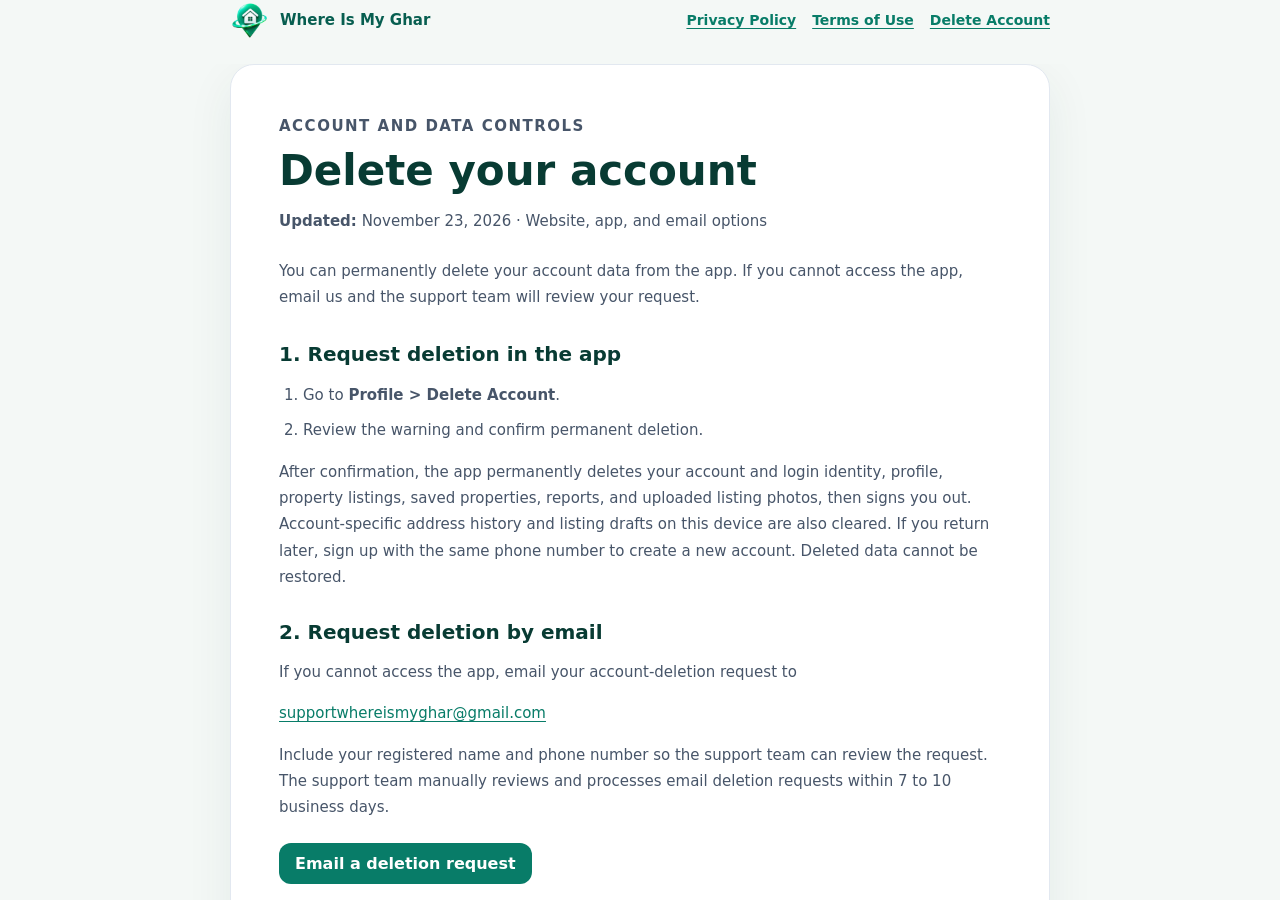
<file: delete-account/index.html>
<!doctype html>
<html lang="en">
  <head>
    <meta charset="utf-8" />
    <meta name="viewport" content="width=device-width, initial-scale=1, viewport-fit=cover" />
    <meta name="description" content="How to request deletion of your Where Is My Ghar account and what happens to its data." />
    <link rel="canonical" href="https://whereismyghar.in/delete-account" />
    <link rel="icon" type="image/png" sizes="192x192" href="/favicon.png?v=2" />
    <link rel="apple-touch-icon" href="/apple-touch-icon.png" />
    <link rel="stylesheet" href="/safe-area.css" />
    <link rel="stylesheet" href="/legal.css" />
    <script>
      try {
        const theme = localStorage.getItem('wimg-theme');
        document.documentElement.dataset.theme = ['light', 'dark', 'system'].includes(theme) ? theme : 'system';
      } catch {
        document.documentElement.dataset.theme = 'system';
      }
    </script>
    <title>Delete Account | Where Is My Ghar</title>
  </head>
  <body class="app-background app-safe-area legal-page" data-legal-page="delete-account">
    <header class="legal-header legal-shell">
      <a class="legal-brand" href="/" aria-label="Where Is My Ghar home">
        <img src="/app-logo.webp" alt="" />
        <span>Where Is My Ghar</span>
      </a>
      <nav class="legal-nav" aria-label="Legal pages">
        <a href="/privacy-policy">Privacy Policy</a>
        <a href="/terms-of-use">Terms of Use</a>
        <a href="/delete-account" aria-current="page">Delete Account</a>
      </nav>
    </header>

    <div class="legal-content-scroll">
    <main class="legal-card legal-shell">
      <p class="legal-eyebrow">Account and data controls</p>
      <h1>Delete your account</h1>
      <p class="legal-effective"><strong>Updated:</strong> November 23, 2026 · Website, app, and email options</p>
      <p class="legal-intro">
        You can permanently delete your account data from the app. If you cannot access the app,
        email us and the support team will review your request.
      </p>

      <section>
        <h2>1. Request deletion in the app</h2>
        <ol>
          <li>Go to <strong>Profile &gt; Delete Account</strong>.</li>
          <li>Review the warning and confirm permanent deletion.</li>
        </ol>
        <p>
          After confirmation, the app permanently deletes your account and login identity,
          profile, property listings, saved properties, reports, and uploaded listing
          photos, then signs you out. Account-specific address history and listing drafts
          on this device are also cleared. If you return later, sign up with the same phone
          number to create a new account. Deleted data cannot be restored.
        </p>
      </section>

      <section>
        <h2>2. Request deletion by email</h2>
        <p>
          If you cannot access the app, email your account-deletion request to
        </p>
        <p>
          <a href="mailto:supportwhereismyghar@gmail.com?subject=Where%20Is%20My%20Ghar%20account%20deletion%20request">supportwhereismyghar@gmail.com</a>
        </p>
        <p>
          Include your registered name and phone number so the support team can review the
          request. The support team manually reviews and processes email deletion requests
          within 7 to 10 business days.
        </p>
        <a
          class="legal-button"
          href="mailto:supportwhereismyghar@gmail.com?subject=Where%20Is%20My%20Ghar%20account%20deletion%20request"
        >Email a deletion request</a>
        <p><strong>Do not email your password or a one-time password (OTP).</strong></p>
      </section>

      <section>
        <h2>What is deleted and when</h2>
        <p>
          A successful in-app deletion permanently removes the account login identity,
          profile, property listings, uploaded listing photos, saved-property records, and
          account-owned reports. You are signed out. To return later, sign up with the same
          phone number to create a new account.
        </p>
        <p>
          Account deletion removes account data from Where Is My Ghar's Supabase backend.
          Independent data processed by third-party services is handled under their own
          privacy notices and retention practices.
        </p>
        <p>
          Account-specific address history and unfinished listing drafts are cleared from
          this device. General device preferences, such as language and theme, may remain.
          You can clear other saved website or app data through your browser or device
          settings.
        </p>
      </section>

      <section>
        <h2>Need help?</h2>
        <p>
          For support or questions about a deletion request, contact us by email
        </p>
        <p>
          <a href="mailto:supportwhereismyghar@gmail.com">supportwhereismyghar@gmail.com</a>
        </p>
        <p class="legal-whatsapp-paragraph">
          <a
            class="legal-whatsapp-link"
            href="https://wa.me/919304493065?text=Hi%20Where%20Is%20My%20Ghar%20Support,%20I%20have%20a%20question%20about%20account%20deletion."
            target="_blank"
            rel="noopener noreferrer"
          >WhatsApp support (+91 9304493065)</a>
        </p>
        <p>
          See our <a href="/privacy-policy">Privacy Policy</a> for information about data
          use, permissions, and third-party services.
        </p>
      </section>
    </main>

  <script src="/i18n-runtime.js"></script>
  <script src="/legal-language.js"></script>
    </div>
  </body>
</html>
</file>
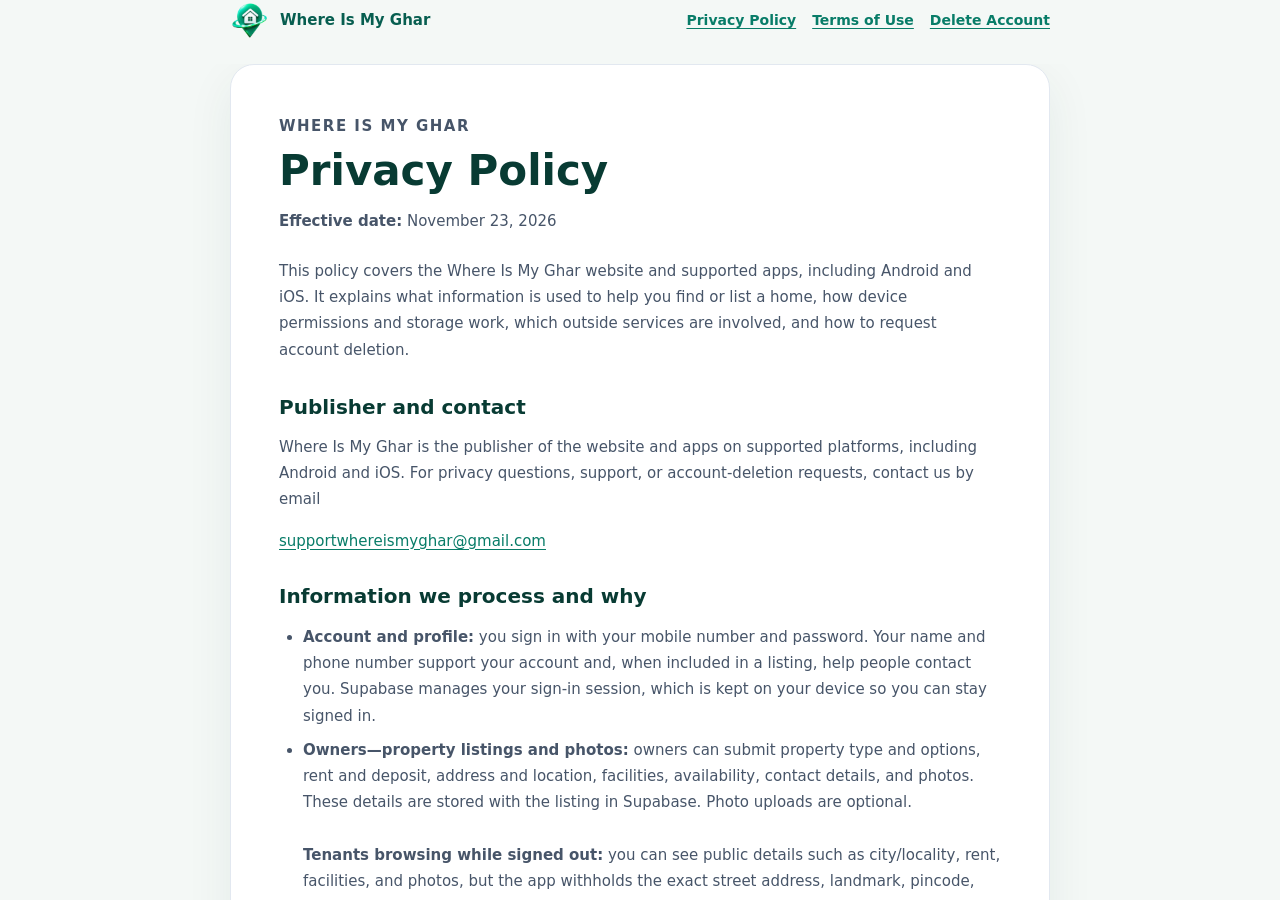
<file: privacy-policy/index.html>
<!doctype html>
<html lang="en">
  <head>
    <meta charset="utf-8" />
    <meta name="viewport" content="width=device-width, initial-scale=1, viewport-fit=cover" />
    <meta name="description" content="How Where Is My Ghar handles information on its website and supported apps." />
    <link rel="canonical" href="https://whereismyghar.in/privacy-policy" />
    <link rel="icon" type="image/png" sizes="192x192" href="/favicon.png?v=2" />
    <link rel="apple-touch-icon" href="/apple-touch-icon.png" />
    <link rel="stylesheet" href="/safe-area.css" />
    <link rel="stylesheet" href="/legal.css" />
    <script>
      try {
        const theme = localStorage.getItem('wimg-theme');
        document.documentElement.dataset.theme = ['light', 'dark', 'system'].includes(theme) ? theme : 'system';
      } catch {
        document.documentElement.dataset.theme = 'system';
      }
    </script>
    <script src="/i18n-runtime.js"></script>
    <title>Privacy Policy | Where Is My Ghar</title>
  </head>
  <body class="app-background app-safe-area legal-page" data-legal-page="privacy">
    <header class="legal-header legal-shell">
      <a class="legal-brand" href="/" aria-label="Where Is My Ghar home">
        <img src="/app-logo.webp" alt="" />
        <span>Where Is My Ghar</span>
      </a>
      <nav class="legal-nav" aria-label="Legal pages">
        <a href="/privacy-policy" aria-current="page">Privacy Policy</a>
        <a href="/terms-of-use">Terms of Use</a>
        <a href="/delete-account">Delete Account</a>
      </nav>
    </header>

    <div class="legal-content-scroll">
    <main class="legal-card legal-shell">
      <p class="legal-eyebrow">Where Is My Ghar</p>
      <h1>Privacy Policy</h1>
      <p class="legal-effective"><strong>Effective date:</strong> November 23, 2026</p>
      <p class="legal-intro">
        This policy covers the Where Is My Ghar website and supported apps, including Android
        and iOS. It explains what information is used to help you find or list a home, how
        device permissions and storage work, which outside services are involved, and how
        to request account deletion.
      </p>

      <section>
        <h2>Publisher and contact</h2>
        <p>
          Where Is My Ghar is the publisher of the website and apps on supported platforms,
          including Android and iOS. For privacy questions, support, or account-deletion
          requests, contact us by email
        </p>
        <p>
          <a href="mailto:supportwhereismyghar@gmail.com">supportwhereismyghar@gmail.com</a>
        </p>
      </section>

      <section>
        <h2>Information we process and why</h2>
        <ul>
          <li>
            <strong>Account and profile:</strong> you sign in with your mobile number and
            password. Your name and phone number support your account and, when included in
            a listing, help people contact you. Supabase manages your sign-in session, which
            is kept on your device so you can stay signed in.
          </li>
          <li>
            <strong>Owners—property listings and photos:</strong> owners can submit property
            type and options, rent and deposit, address and location, facilities,
            availability, contact details, and photos. These details are stored with the
            listing in Supabase. Photo uploads are optional.
            <br /><br />
            <strong>Tenants browsing while signed out:</strong> you can see public details
            such as city/locality, rent, facilities, and photos, but the app withholds the
            exact street address, landmark, pincode, owner name, phone number, and saved map
            coordinates. Sign in to view those details, open the listing map or directions,
            or contact the owner. City and locality remain visible.
          </li>
          <li>
            <strong>Contact and sharing:</strong> calling or WhatsApping an owner requires
            sign-in. After you choose one of those actions, the owner's listed phone number
            and a prefilled message are handed to the selected phone app or WhatsApp. If you
            share a listing, its link and selected listing details are passed to your
            device's share option or copied to your clipboard.
          </li>
          <li>
            <strong>Saved properties:</strong> saved-property and bookmark records support
            your saved listings feature.
          </li>
          <li>
            <strong>Location services and navigation:</strong>
            <ul>
              <li>
                <strong>Owner addresses:</strong> owners enter the street/house details,
                landmark, locality, city, state, and pincode manually. An existing listing
                may retain previously saved map coordinates while its address remains
                unchanged; changing
                the address clears those coordinates. Retained coordinates may be used to
                display a listing on a map.
              </li>
              <li>
                <strong>Address search:</strong> text search matches listing locality, city,
                and landmark. State, city, and locality filters match the corresponding
                listing address details.
              </li>
              <li>
                <strong>Listing maps and directions:</strong> opening a listing's map or
                directions may send its address or saved map coordinates to Google Maps.
              </li>
            </ul>
          </li>
          <li>
            <strong>Voice search:</strong> if you choose voice search, the browser/device
            Web Speech API converts speech to search text. Microphone access is requested
            only when you start the feature. Depending on your browser and device, audio
            may be processed by its speech-recognition provider. Where Is My Ghar does not
            store voice audio on its backend; the provider's privacy practices apply.
          </li>
          <li>
            <strong>Preferences:</strong> language, theme, selected user mode, onboarding
            status, and app version may be saved on your device. Some preferences, such as
            language and user mode, may also be linked to your account.
          </li>
          <li>
            <strong>Browser and app storage:</strong> local storage can keep your sign-in
            session, preferences, up to 30 previously used owner addresses, and an
            unfinished listing form with selected photo previews. The app treats that draft
            as expired after 10 minutes. Session storage can keep your search text, filters,
            sort order, saved-only choice, view choice, and scroll position for the current
            browser session. The browser does not show a separate permission prompt for
            this storage. Successful in-app account deletion clears account-specific
            address history and listing drafts from this device. Language, theme, and
            other general device preferences may remain. Signing out clears your sign-in
            session.
          </li>
          <li>
            <strong>Property reports:</strong> when you report a listing, we store the
            listing and account identifiers, selected reason, date, and—only for "Other"—
            the description you enter (up to 500 characters). Reports help prevent repeat
            submissions and apply listing moderation. One account can report a listing
            once. Five reports from different signed-in accounts hide the listing from
            public feeds; the listing is not automatically deleted. Report details are not
            displayed publicly, and the owner sees only a status notice in the dashboard.
          </li>
        </ul>
      </section>

      <section>
        <h2>Permissions and your choices</h2>
        <ul>
          <li>
            Opening a listing's map or directions may send its address or saved map
            coordinates to Google Maps.
          </li>
          <li>
            Voice search is optional and uses microphone permission. Depending on your
            app, browser, and device, speech audio may be processed
            by its speech-recognition service under that provider's privacy practices. You
            can use text search instead and manage microphone access through your app,
            browser, or device settings.
          </li>
          <li>
            Property photo uploads are optional. Photos you choose to upload are stored in
            Supabase with the listing for guest property previews.
          </li>
          <li>
            Calling or messaging an owner is optional. If you choose a call or WhatsApp
            action, the selected phone app or service handles that interaction under its own
            privacy practices.
          </li>
          <li>
            You can remove saved properties in the app or request deletion of your account
            and associated data using the process on our
            <a href="/delete-account">Account Deletion page</a>.
          </li>
        </ul>
      </section>

      <section>
        <h2>Services that process information</h2>
        <ul>
          <li>
            <strong>Supabase</strong> provides account authentication, session handling, and
            backend database/storage services for profiles, listings, saved properties,
            reports, and uploaded photos.
          </li>
          <li>
            The current owner listing flow does not use a geocoding provider to fill
            address fields. <strong>Google Maps</strong> may receive a listing address or
            previously saved coordinates when you open its map or directions.
          </li>
          <li>
            <strong>Unsplash</strong> provides fallback image assets used by the app.
          </li>
          <li>
            <strong>Google Fonts</strong> supplies font assets requested by the app or
            website when it loads.
          </li>
          <li>
            <strong>Your browser/device speech-recognition service</strong> may receive and
            process voice-search audio as described above; its privacy practices depend on
            the provider.
          </li>
          <li>
            <strong>WhatsApp, your phone app, and your device's share feature</strong> are
            involved only when you choose to contact support or an owner, or share a
            listing. The selected app or service handles what you send under its own
            privacy practices.
          </li>
        </ul>
        <p>
          These services process information under their own privacy notices and retention
          practices. Account deletion removes account data from Where Is My Ghar's Supabase
          backend; independent data processed by third-party services is handled under
          those services' own notices and retention practices.
        </p>
      </section>

      <section>
        <h2>Retention and account deletion</h2>
        <p>
          While your account is active, we keep the profile and listing information needed
          to run your account and show your listings. After you confirm in-app deletion, the
          app permanently deletes your account and login identity, profile, listings,
          uploaded listing photos, saved-property records, and account-owned reports, then
          signs you out. Account-specific address history and listing drafts on this device
          are also cleared. If you return later, sign up with the same phone number to
          create a new account. Deleted data cannot be restored.
        </p>
        <p>
          If you cannot access the app, you can send an account-deletion request with your
          registered name and phone number by email
        </p>
        <p>
          <a href="mailto:supportwhereismyghar@gmail.com?subject=Where%20Is%20My%20Ghar%20account%20deletion%20request">supportwhereismyghar@gmail.com</a>
        </p>
        <p>
          The support team manually reviews and
          processes email requests within 7 to 10 business days.
        </p>
        <p>
          Account deletion removes account data from Where Is My Ghar's Supabase backend.
          Independent data processed by third-party services is handled under their own
          privacy notices and retention practices. See the
          <a href="/delete-account">Account Deletion page</a> for instructions.
        </p>
        <p>
          General device preferences, such as language and theme, may remain after account
          deletion. Account-specific address history and unfinished listing drafts are
          cleared by a successful in-app deletion. You can clear other saved website or
          app data through your browser or device settings.
        </p>
      </section>

      <section>
        <h2>Security</h2>
        <p>
          The publisher confirms that data is transmitted over HTTPS/TLS and backend data
          access is controlled using Supabase Row Level Security (RLS) policies. No
          additional security guarantees are made in this policy.
        </p>
      </section>

      <section>
        <h2>Policy updates</h2>
        <p>
          This policy may be updated from time to time. When it changes, the effective date
          at the top of this page will be revised. Please review this page periodically.
        </p>
      </section>

      <section>
        <h2>Need help?</h2>
        <p>
          For privacy, support, or account-deletion requests, contact us by email
        </p>
        <p>
          <a href="mailto:supportwhereismyghar@gmail.com">supportwhereismyghar@gmail.com</a>
        </p>
        <p class="legal-whatsapp-paragraph">
          <a
            class="legal-whatsapp-link"
            href="https://wa.me/919304493065?text=Hi%20Where%20Is%20My%20Ghar%20Support,%20I%20have%20a%20privacy%20question."
            target="_blank"
            rel="noopener noreferrer"
          >WhatsApp support (+91 9304493065)</a>
        </p>
      </section>
    </main>

  <script src="/legal-language.js"></script>
    </div>
  </body>
</html>
</file>
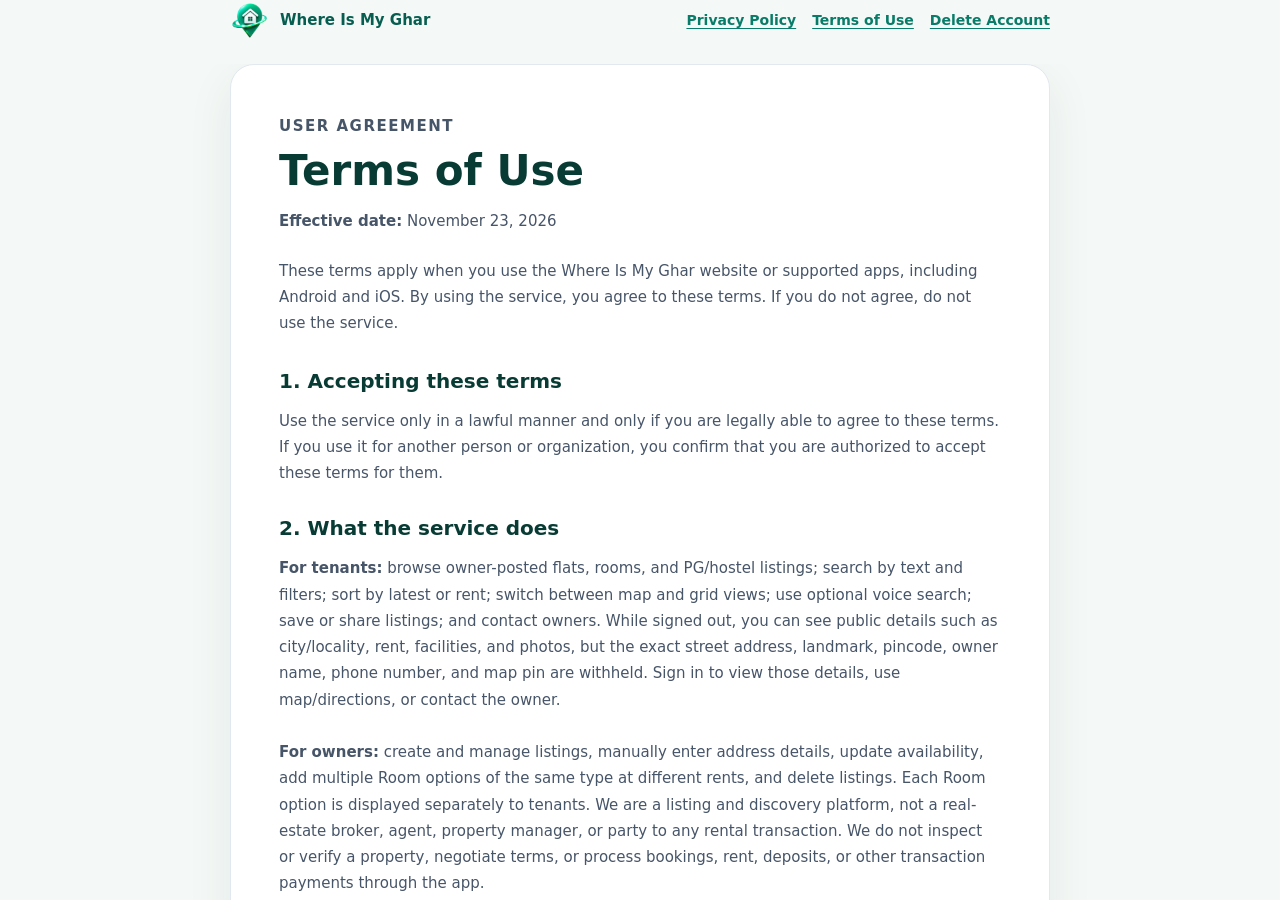
<file: terms-of-use/index.html>
<!doctype html>
<html lang="en">
  <head>
    <meta charset="utf-8" />
    <meta name="viewport" content="width=device-width, initial-scale=1, viewport-fit=cover" />
    <meta name="description" content="Terms for using the Where Is My Ghar website and supported apps." />
    <link rel="canonical" href="https://whereismyghar.in/terms-of-use" />
    <link rel="icon" type="image/png" sizes="192x192" href="/favicon.png?v=2" />
    <link rel="apple-touch-icon" href="/apple-touch-icon.png" />
    <link rel="stylesheet" href="/safe-area.css" />
    <link rel="stylesheet" href="/legal.css" />
    <script>
      try {
        const theme = localStorage.getItem('wimg-theme');
        document.documentElement.dataset.theme = ['light', 'dark', 'system'].includes(theme) ? theme : 'system';
      } catch {
        document.documentElement.dataset.theme = 'system';
      }
    </script>
    <title>Terms of Use | Where Is My Ghar</title>
  </head>
  <body class="app-background app-safe-area legal-page" data-legal-page="terms-of-use">
    <header class="legal-header legal-shell">
      <a class="legal-brand" href="/" aria-label="Where Is My Ghar home">
        <img src="/app-logo.webp" alt="" />
        <span>Where Is My Ghar</span>
      </a>
      <nav class="legal-nav" aria-label="Legal pages">
        <a href="/privacy-policy">Privacy Policy</a>
        <a href="/terms-of-use" aria-current="page">Terms of Use</a>
        <a href="/delete-account">Delete Account</a>
      </nav>
    </header>

    <div class="legal-content-scroll">
    <main class="legal-card legal-shell">
      <p class="legal-eyebrow">User agreement</p>
      <h1>Terms of Use</h1>
      <p class="legal-effective"><strong>Effective date:</strong> November 23, 2026</p>
      <p class="legal-intro">
        These terms apply when you use the Where Is My Ghar website or supported apps,
        including Android and iOS. By using the service, you agree to these terms. If you
        do not agree, do not use the service.
      </p>

      <section>
        <h2>1. Accepting these terms</h2>
        <p>
          Use the service only in a lawful manner and only if you are legally able to agree
          to these terms. If you use it for another person or organization, you confirm that
          you are authorized to accept these terms for them.
        </p>
      </section>

      <section>
        <h2>2. What the service does</h2>
        <p>
          <strong>For tenants:</strong> browse owner-posted flats, rooms, and PG/hostel
          listings; search by text and filters; sort by latest or rent; switch between
          map and grid views; use optional voice search; save or share listings; and
          contact owners. While signed out, you can see public details such as city/locality,
          rent, facilities, and photos, but the exact street address, landmark, pincode,
          owner name, phone number, and map pin are withheld. Sign in to view those details,
          use map/directions, or contact the owner.<br /><br />
          <strong>For owners:</strong> create and manage listings, manually enter address
          details, update availability, add multiple Room options of the same type at
          different rents, and delete listings. Each Room option is displayed separately
          to tenants. We are a listing and discovery platform, not a real-estate broker,
          agent, property manager, or party to any rental transaction. We do not
          inspect or verify a property, negotiate terms, or process bookings, rent,
          deposits, or other transaction payments through the app.
        </p>
      </section>

      <section>
        <h2>3. Accounts and acceptable use</h2>
        <p>
          Keep your account information accurate and protect your sign-in details. You are
          responsible for activity through your account. Do not misuse the service or
          interfere with other users.
        </p>
        <ul>
          <li>Do not post or send false, misleading, unlawful, abusive, or infringing material.</li>
          <li>Do not impersonate another person, submit deceptive reports, or harass users.</li>
          <li>Do not scrape, disrupt, probe, or attempt to bypass the service's access controls.</li>
          <li>Do not use the service to send spam or for an unlawful purpose.</li>
        </ul>
      </section>

      <section>
        <h2>4. Owner listing responsibilities</h2>
        <p>
          If you post a listing, you confirm that you own the property or are authorized to
          advertise it. You are responsible for accurate, current details, including
          availability, rent or price, deposit, location, facilities, and photos. For a
          listing with multiple options, keep each option's rent and availability accurate.
          Update or remove a listing when it is no longer available. You must have the rights and
          permissions needed to share its content and must follow applicable laws. We do not
          guarantee that a listing will remain published or be shown to every user.
        </p>
      </section>

      <section>
        <h2>5. Tenant and guest responsibilities</h2>
        <p>
          Listing information is supplied by users and may be incomplete or out of date.
          Before making a decision or paying anyone, independently verify the owner's
          identity and authority, the property, availability, price, deposit, and proposed
          agreement. Contact and transaction discussions take place directly between
          users, outside the app. Do not rely on a listing or on our platform as a guarantee
          of safety, ownership, suitability, or a successful transaction.
        </p>
      </section>

      <section>
        <h2>6. Search and location</h2>
        <p>
          <strong>Tenants browsing while signed out:</strong> you can see city/locality,
          rent, facilities, and photos. The exact address, landmark, pincode, owner name,
          phone number, and map pin are withheld. Sign in to view them, open listing
          maps/directions, or contact the owner by call or WhatsApp. Text search matches
          locality, city, and landmark; cascading filters use state, city, and locality.<br /><br />
          <strong>Owners:</strong> enter the street/house details, landmark, locality, city,
          state, and pincode manually. Previously saved map coordinates on an existing
          listing may remain while its address is unchanged; changing the address clears
          them.
        </p>
      </section>

      <section>
        <h2>7. External services and permissions</h2>
        <p>
          The current owner listing form does not use a geocoding provider to fill
          address fields. Microphone permission is requested only when you start voice
          search. When you open a
          listing map or directions, Google Maps may receive the listing address or
          previously saved coordinates.
          Calling or WhatsApping an owner requires sign-in and passes the owner's contact
          details to the selected app. Voice-search audio may be processed by your
          browser/device speech-recognition service. Third-party terms and privacy
          practices apply; see our
          <a href="/privacy-policy">Privacy Policy</a>.
        </p>
      </section>

      <section>
        <h2>8. Reports and listing moderation</h2>
        <p>
          Signed-in users may report a listing once per account for a stated reason, such as
          a suspected scam, incorrect details, a duplicate, a wrong phone number, or fake
          photos. An "Other" report requires a short description. Reports must be genuine
          and submitted in good faith. Five reports from distinct accounts automatically
          hide the listing from public feeds; this threshold alone does not prove a
          violation and does not delete the listing. The owner can still see and delete it
          from their dashboard. We may restrict or remove content or access when reasonably
          needed to protect users or comply with law.
        </p>
      </section>

      <section>
        <h2>9. Your content and our service</h2>
        <p>
          You retain your rights to content you submit. You allow us to host, display, and
          use that content as needed to operate and maintain the service and its
          listings. You confirm that you have permission to grant this limited right. The
          app, its software, branding, and other materials belong to Where Is My Ghar or
          their respective owners; these terms do not transfer ownership to you.
        </p>
      </section>

      <section>
        <h2>10. Availability and liability</h2>
        <p>
          We work to keep the service available but do not promise uninterrupted operation,
          error-free results, or the accuracy of user-submitted information. To the extent
          permitted by law, the service is provided without warranties beyond those that
          cannot legally be excluded. We are not responsible for disputes, losses, or
          arrangements between users. Nothing in these terms limits liability or rights
          that applicable law does not allow to be limited.
        </p>
      </section>

      <section>
        <h2>11. Account closure, changes, and contact</h2>
        <p>
          You can permanently delete your account through Profile &gt; Delete Account.
          After you confirm, we delete your account and login identity, profile, and related
          app data, clear account-specific local address history and listing drafts, and
          sign you out. To return later, sign up with the same phone number to create a new
          account; deleted data cannot be restored. We
          may suspend access for serious misuse or to meet legal requirements. We may update
          these terms by revising the effective date above. Continued use after an update
          means you accept the revised terms. For questions, email
          <a href="mailto:supportwhereismyghar@gmail.com">supportwhereismyghar@gmail.com</a>.
          See the <a href="/delete-account">Account Deletion page</a> for deletion details.
        </p>
        <p class="legal-whatsapp-paragraph">
          <a
            class="legal-whatsapp-link"
            href="https://wa.me/919304493065?text=Hi%20Where%20Is%20My%20Ghar%20Support,%20I%20have%20a%20question%20about%20the%20Terms%20of%20Use."
            target="_blank"
            rel="noopener noreferrer"
          >WhatsApp support (+91 9304493065)</a>
        </p>
      </section>
    </main>

    <script src="/i18n-runtime.js"></script>
    <script src="/legal-language.js"></script>
    </div>
  </body>
</html>
</file>
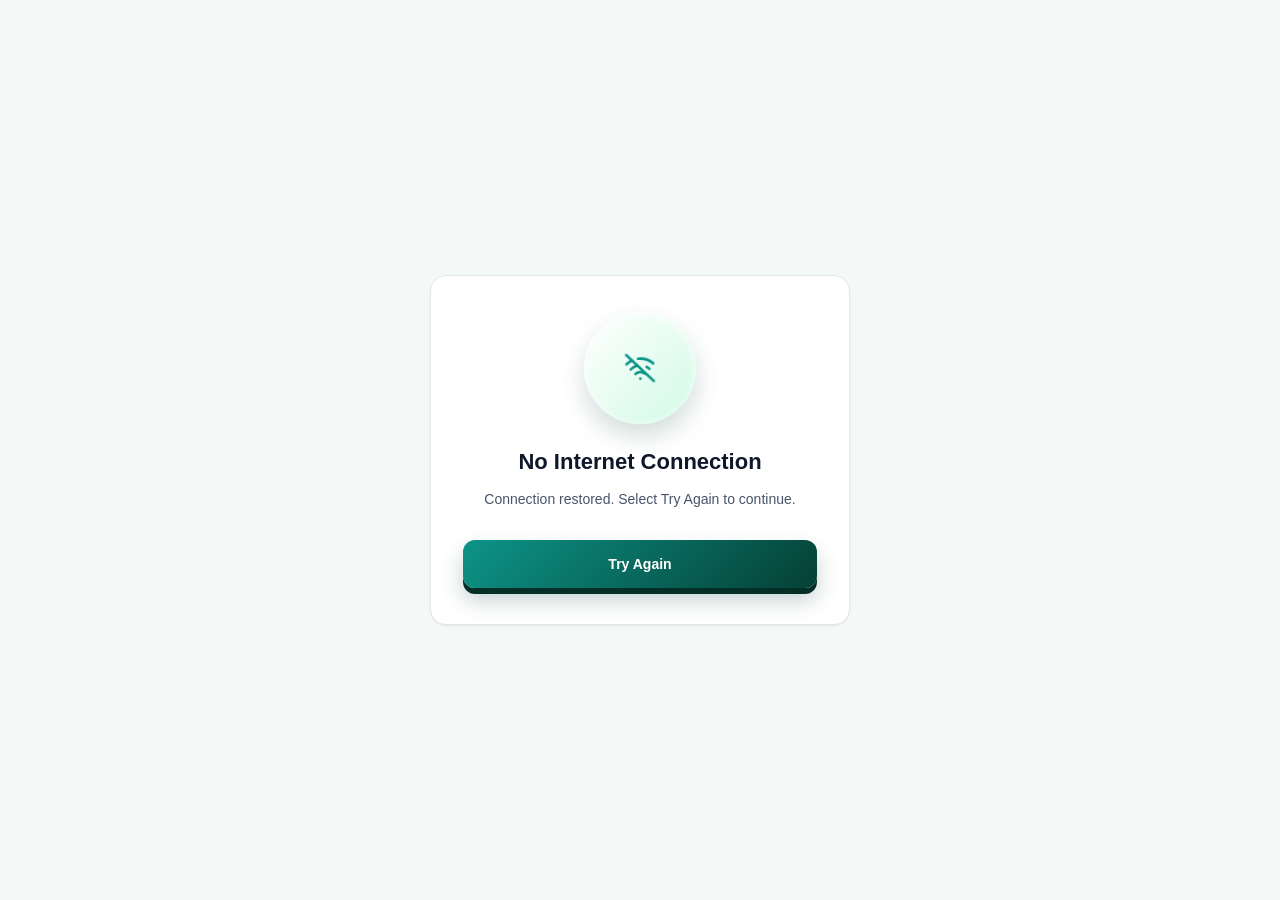
<file: offline.html>
<!doctype html>
<html lang="en">
  <head>
    <meta charset="UTF-8" />
    <meta name="viewport" content="width=device-width, initial-scale=1.0, viewport-fit=cover" />
    <meta name="theme-color" content="#f4f8f6" />
    <link rel="stylesheet" href="/theme-tokens.css" />
    <link rel="stylesheet" href="/safe-area.css" />
    <script src="/i18n-runtime.js"></script>
    <title>No Internet Connection | Where Is My Ghar</title>
    <style>
      * {
        box-sizing: border-box;
      }
      body {
        min-height: 100%;
        margin: 0;
        padding-inline: 24px;
        color: var(--wimg-text);
        background: var(--wimg-page);
        font-family: Poppins, sans-serif;
      }
      .offline-content {
        display: flex;
        flex-direction: column;
        align-items: center;
      }
      main {
        width: min(100%, 420px);
        flex: 0 0 auto;
        margin-block: auto;
        padding: 36px 32px;
        border: 1px solid var(--wimg-border);
        border-radius: 16px;
        background: var(--wimg-surface);
        box-shadow: 0 1px 2px rgba(0, 0, 0, 0.08);
        text-align: center;
      }
      .icon {
        display: grid;
        width: 112px;
        height: 112px;
        margin: 0 auto 24px;
        place-items: center;
        border-radius: 50%;
        background: linear-gradient(135deg, var(--wimg-surface), var(--wimg-icon-tint));
        box-shadow: inset 0 2px 8px rgba(255,255,255,.9), 0 12px 24px rgba(8,64,55,.18);
        animation: float 3s ease-in-out infinite;
      }
      h1 { margin: 0; font-size: 22px; line-height: 1.3; }
      p { max-width: 330px; margin: 12px auto 0; color: var(--wimg-text-muted); font-size: 14px; line-height: 1.7; }
      .icon svg { stroke: var(--wimg-primary); }
      button {
        display: inline-flex;
        width: 100%;
        min-height: 48px;
        margin-top: 28px;
        align-items: center;
        justify-content: center;
        border: 0;
        border-radius: 12px;
        color: white;
        background: linear-gradient(135deg, var(--wimg-primary) 0%, var(--wimg-primary-strong) 100%);
        box-shadow: 0 6px 0 #032f27, 0 12px 22px rgba(5,64,53,.24);
        font: inherit;
        font-size: 14px;
        font-weight: 600;
        cursor: pointer;
        transition: transform .18s ease, box-shadow .18s ease;
      }
      button:active { transform: translateY(4px); box-shadow: 0 2px 0 #032f27; }
      @keyframes float { 0%, 100% { transform: translateY(0) rotate(-2deg); } 50% { transform: translateY(-6px) rotate(2deg); } }
      @media (prefers-reduced-motion: reduce) { .icon { animation: none; } }
    </style>
    <script>
      (() => {
        let language = null;
        let theme = null;
        try {
          language = localStorage.getItem('userLanguage');
          if (!['en', 'hi', 'hinglish'].includes(language)
            && localStorage.getItem('hasOnboarded') === 'true') {
            language = localStorage.getItem('wimg_app_language');
          }
          theme = localStorage.getItem('wimg-theme');
        } catch {
          language = null;
          theme = null;
        }
        const requestedLanguage = new URLSearchParams(window.location.search).get('lang');
        language = window.wimgI18n.resolveLanguage([requestedLanguage, language], 'en');
        theme = ['light', 'dark', 'system'].includes(theme) ? theme : 'system';
        document.documentElement.dataset.language = language;
        document.documentElement.dataset.theme = theme;
        document.documentElement.lang = language === 'hi' ? 'hi' : language === 'hinglish' ? 'hi-Latn' : 'en';
        const themeColor = document.querySelector('meta[name="theme-color"]');
        const updateThemeColor = () => {
          const dark = theme === 'dark'
            || (theme === 'system' && window.matchMedia('(prefers-color-scheme: dark)').matches);
          themeColor?.setAttribute('content', dark ? '#020617' : '#f4f8f6');
        };
        updateThemeColor();
        window.matchMedia('(prefers-color-scheme: dark)').addEventListener('change', updateThemeColor);
        window.addEventListener('storage', (event) => {
          if (event.key === 'wimg-theme') {
            theme = ['light', 'dark', 'system'].includes(event.newValue) ? event.newValue : 'system';
            document.documentElement.dataset.theme = theme;
            updateThemeColor();
          } else if (['hasOnboarded', 'userLanguage', 'wimg_app_language'].includes(event.key)) {
            window.location.reload();
          }
        });
      })();
    </script>
  </head>
  <body class="app-background app-safe-area">
    <div class="safe-area-scroll-body offline-content">
      <main role="alert">
        <div class="icon" aria-hidden="true">
          <svg width="32" height="32" viewBox="0 0 24 24" fill="none" stroke="#083b33" stroke-width="2" stroke-linecap="round" stroke-linejoin="round">
            <path d="M12 20h.01" />
            <path d="M8.5 16.429a5 5 0 0 1 7 0" />
            <path d="M5 12.859a10 10 0 0 1 5.17-2.69" />
            <path d="M19 12.859a10 10 0 0 0-2.007-1.523" />
            <path d="M2 8.82a15 15 0 0 1 4.177-2.643" />
            <path d="M22 8.82a15 15 0 0 0-11.288-3.764" />
            <path d="m2 2 20 20" />
          </svg>
        </div>
        <h1>No Internet Connection</h1>
        <p id="status">Please check your network settings and try again to explore properties.</p>
        <button type="button" onclick="window.location.reload()">Try Again</button>
      </main>
    </div>
    <script>
      const copy = {
        en: {
          title: 'No Internet Connection | Where Is My Ghar',
          heading: 'No Internet Connection',
          offline: 'Please check your network settings and try again to explore properties.',
          online: 'Connection restored. Select Try Again to continue.',
          retry: 'Try Again',
        },
        hi: {
          title: 'इंटरनेट कनेक्शन नहीं है | Where Is My Ghar',
          heading: 'इंटरनेट कनेक्शन नहीं है',
          offline: 'प्रॉपर्टी देखने के लिए नेटवर्क सेटिंग्स जाँचें और फिर कोशिश करें।',
          online: 'कनेक्शन वापस आ गया है। आगे बढ़ने के लिए फिर कोशिश करें चुनें।',
          retry: 'फिर कोशिश करें',
        },
        hinglish: {
          title: 'Internet connection nahi hai | Where Is My Ghar',
          heading: 'Internet connection nahi hai',
          offline: 'Properties dekhne ke liye network settings check karke phir try karein.',
          online: 'Connection wapas aa gaya. Aage badhne ke liye Try Again chunein.',
          retry: 'Phir try karein',
        },
      };
      const language = document.documentElement.dataset.language || 'en';
      const renderStatus = () => {
        document.title = window.wimgI18n.t(language, copy, 'title');
        document.querySelector('h1').textContent = window.wimgI18n.t(language, copy, 'heading');
        document.getElementById('status').textContent = window.wimgI18n.t(
          language,
          copy,
          navigator.onLine ? 'online' : 'offline',
        );
        document.querySelector('button').textContent = window.wimgI18n.t(language, copy, 'retry');
      };
      window.addEventListener('online', renderStatus);
      window.addEventListener('offline', renderStatus);
      let reconnecting = false;
      const reconnect = async () => {
        if (!navigator.onLine || reconnecting) return;
        reconnecting = true;
        const controller = new AbortController();
        const timeoutId = window.setTimeout(() => controller.abort(), 5000);
        try {
          const probeUrl = new URL('/', window.location.origin);
          probeUrl.searchParams.set('wimg-connectivity-probe', String(Date.now()));
          const response = await fetch(probeUrl, {
            cache: 'no-store',
            signal: controller.signal,
          });
          if (response.ok) {
            await response.body?.cancel();
            window.location.reload();
          } else {
            reconnecting = false;
          }
        } catch {
          reconnecting = false;
        } finally {
          window.clearTimeout(timeoutId);
        }
      };
      window.addEventListener('online', () => { void reconnect(); });
      window.setInterval(() => { void reconnect(); }, 15000);
      renderStatus();
      void reconnect();
    </script>
  </body>
</html>
</file>
<file: safe-area.css>
* {
  -ms-overflow-style: none;
  scrollbar-width: none;
}

*::-webkit-scrollbar {
  display: none;
  width: 0;
  height: 0;
}

:root {
  --app-safe-area-top: var(--safe-area-inset-top, env(safe-area-inset-top, 0px));
  --app-safe-area-bottom: var(--safe-area-inset-bottom, env(safe-area-inset-bottom, 0px));
}

.app-background {
  position: fixed;
  inset: 0;
  isolation: isolate;
  display: flex;
  flex-direction: column;
  min-height: 0;
  overflow: hidden;
}

.app-safe-area {
  box-sizing: border-box;
  padding-block: var(--app-safe-area-top) var(--app-safe-area-bottom);
}

.safe-area-scroll-body {
  flex: 1 1 0%;
  min-height: 0;
  overflow-y: auto;
  overscroll-behavior: contain;
  -webkit-overflow-scrolling: touch;
}

.safe-area-action-footer {
  flex: 0 0 auto;
}

.safe-area-banner-offset {
  bottom: calc(var(--app-safe-area-bottom) + 5rem);
}

.safe-area-toast-offset {
  top: calc(var(--app-safe-area-top) + 4rem);
}

.safe-area-backdrop {
  clip-path: inset(var(--app-safe-area-top) 0 var(--app-safe-area-bottom));
  background-color: var(--wimg-overlay, rgb(2 6 23 / 60%));
  -webkit-backdrop-filter: blur(4px);
  backdrop-filter: blur(4px);
}

.safe-area-backdrop--solid {
  background-color: var(--wimg-overlay-solid, #020617);
  -webkit-backdrop-filter: none;
  backdrop-filter: none;
}

.safe-area-backdrop-root {
  isolation: isolate;
}

.safe-area-backdrop-root::before {
  position: absolute;
  z-index: -1;
  inset: 0;
  background-color: rgb(2 6 23 / 60%);
  -webkit-backdrop-filter: blur(4px);
  backdrop-filter: blur(4px);
  clip-path: inset(var(--app-safe-area-top) 0 var(--app-safe-area-bottom));
  content: '';
  pointer-events: none;
}

.safe-area-backdrop-root--subtle::before {
  background-color: rgb(2 6 23 / 50%);
}
</file>
<file: legal.css>
@import url("/theme-tokens.css");

:root {
  --page-text: var(--wimg-text);
  --page-background: var(--wimg-page);
  --link-color: var(--wimg-link);
  --brand-color: var(--wimg-brand);
  --card-border: var(--wimg-border);
  --card-background: var(--wimg-surface);
  --eyebrow-color: var(--wimg-link);
  --heading-color: var(--wimg-heading);
  --muted-color: var(--wimg-text-muted);
  --effective-color: var(--wimg-text-subtle);
  --button-background: var(--wimg-button);
  --button-hover: var(--wimg-button-hover);
  font-family: Inter, ui-sans-serif, system-ui, -apple-system, BlinkMacSystemFont, "Segoe UI", sans-serif;
  color: var(--page-text);
  background: var(--page-background);
  font-synthesis: none;
  text-rendering: optimizeLegibility;
}
* {
  box-sizing: border-box;
}

body {
  margin: 0;
}

a {
  color: var(--link-color);
  text-underline-offset: 3px;
}

.legal-page {
  padding-inline: 24px;
  background: var(--page-background);
}

.legal-content-scroll {
  flex: 1 1 auto;
  min-height: 0;
  overflow-y: auto;
  overscroll-behavior-y: contain;
  -webkit-overflow-scrolling: touch;
}

.legal-shell {
  width: min(100%, 820px);
  margin-inline: auto;
}

.legal-header,
.legal-nav,
.legal-brand {
  display: flex;
  align-items: center;
}

.legal-header {
  flex: 0 0 auto;
  justify-content: space-between;
  gap: 20px;
  margin-bottom: 24px;
}

.legal-brand {
  gap: 10px;
  color: var(--brand-color);
  font-size: 15px;
  font-weight: 750;
  text-decoration: none;
}

.legal-brand img {
  width: 40px;
  height: 40px;
  object-fit: contain;
}

.legal-nav {
  flex-wrap: wrap;
  gap: 16px;
  font-size: 14px;
  font-weight: 650;
}

.legal-card {
  padding: clamp(24px, 5vw, 48px);
  border: 1px solid var(--card-border);
  border-radius: 24px;
  background: var(--card-background);
  box-shadow: 0 16px 48px rgb(19 72 61 / 7%);
}

.legal-eyebrow {
  margin: 0 0 8px;
  color: var(--eyebrow-color);
  font-size: 12px;
  font-weight: 750;
  letter-spacing: 0.1em;
  text-transform: uppercase;
}

h1 {
  margin: 0;
  color: var(--heading-color);
  font-size: clamp(30px, 6vw, 42px);
  line-height: 1.15;
}

.legal-effective {
  margin: 12px 0 0;
  color: var(--effective-color);
  font-size: 14px;
}

.legal-intro {
  margin: 24px 0 32px;
  color: var(--muted-color);
  font-size: 17px;
  line-height: 1.7;
}

.legal-card section {
  margin-top: 30px;
}

.legal-card h2 {
  margin: 0 0 12px;
  color: var(--heading-color);
  font-size: 20px;
}

.legal-card p,
.legal-card li {
  color: var(--muted-color);
  font-size: 15px;
  line-height: 1.75;
}

.legal-card ul,
.legal-card ol {
  padding-left: 24px;
}

.legal-card li + li {
  margin-top: 8px;
}

.legal-button {
  display: inline-flex;
  margin: 8px 0;
  padding: 11px 16px;
  border-radius: 12px;
  background: var(--button-background);
  color: #fff;
  -webkit-text-fill-color: #fff;
  font-weight: 700;
  text-decoration: none;
}

.legal-card .legal-button,
.legal-card .legal-button:link,
.legal-card .legal-button:visited {
  color: #fff;
  -webkit-text-fill-color: #fff;
}

.legal-button:hover {
  background: var(--button-hover);
}

@media (max-width: 560px) {
  .legal-page {
    padding-inline: 16px;
  }

  .legal-header {
    align-items: flex-start;
    flex-direction: column;
  }

}
</file>
<file: theme-tokens.css>
:root {
  color-scheme: light;
  --wimg-page: #f4f8f6;
  --wimg-surface: #ffffff;
  --wimg-surface-muted: #f1f5f9;
  --wimg-icon-tint: #d1fae5;
  --wimg-border: #e2e8f0;
  --wimg-text: #0f172a;
  --wimg-text-muted: #475569;
  --wimg-text-subtle: #64748b;
  --wimg-heading: #083b33;
  --wimg-primary: #0d9488;
  --wimg-primary-strong: #054035;
  --wimg-secondary: #059669;
  --wimg-link: #087c68;
  --wimg-brand: #075e50;
  --wimg-button: #087c68;
  --wimg-button-hover: #066554;
  --wimg-overlay: rgb(2 6 23 / 60%);
  --wimg-overlay-solid: #020617;
  --wimg-glass-surface: rgb(255 255 255 / 82%);
  --wimg-glass-border: rgb(255 255 255 / 30%);
}

:root.dark,
:root[data-theme="dark"] {
  color-scheme: dark;
  --wimg-page: #020617;
  --wimg-surface: #0f172a;
  --wimg-surface-muted: #1e293b;
  --wimg-icon-tint: #064e3b;
  --wimg-border: #334155;
  --wimg-text: #f1f5f9;
  --wimg-text-muted: #cbd5e1;
  --wimg-text-subtle: #94a3b8;
  --wimg-heading: #f1f5f9;
  --wimg-primary: #14b8a6;
  --wimg-primary-strong: #0f766e;
  --wimg-secondary: #34d399;
  --wimg-link: #6ee7c4;
  --wimg-brand: #6ee7c4;
  --wimg-button: #0b806d;
  --wimg-button-hover: #09927b;
  --wimg-overlay: rgb(0 0 0 / 68%);
  --wimg-overlay-solid: #020617;
  --wimg-glass-surface: rgb(15 23 42 / 82%);
  --wimg-glass-border: rgb(255 255 255 / 12%);
}

@media (prefers-color-scheme: dark) {
  :root:not(.dark):not([data-theme="light"]):not([data-theme="dark"]) {
    color-scheme: dark;
    --wimg-page: #020617;
    --wimg-surface: #0f172a;
    --wimg-surface-muted: #1e293b;
    --wimg-icon-tint: #064e3b;
    --wimg-border: #334155;
    --wimg-text: #f1f5f9;
    --wimg-text-muted: #cbd5e1;
    --wimg-text-subtle: #94a3b8;
    --wimg-heading: #f1f5f9;
    --wimg-primary: #14b8a6;
    --wimg-primary-strong: #0f766e;
    --wimg-secondary: #34d399;
    --wimg-link: #6ee7c4;
    --wimg-brand: #6ee7c4;
    --wimg-button: #0b806d;
    --wimg-button-hover: #09927b;
    --wimg-overlay: rgb(0 0 0 / 68%);
    --wimg-overlay-solid: #020617;
    --wimg-glass-surface: rgb(15 23 42 / 82%);
    --wimg-glass-border: rgb(255 255 255 / 12%);
  }
}
</file>
